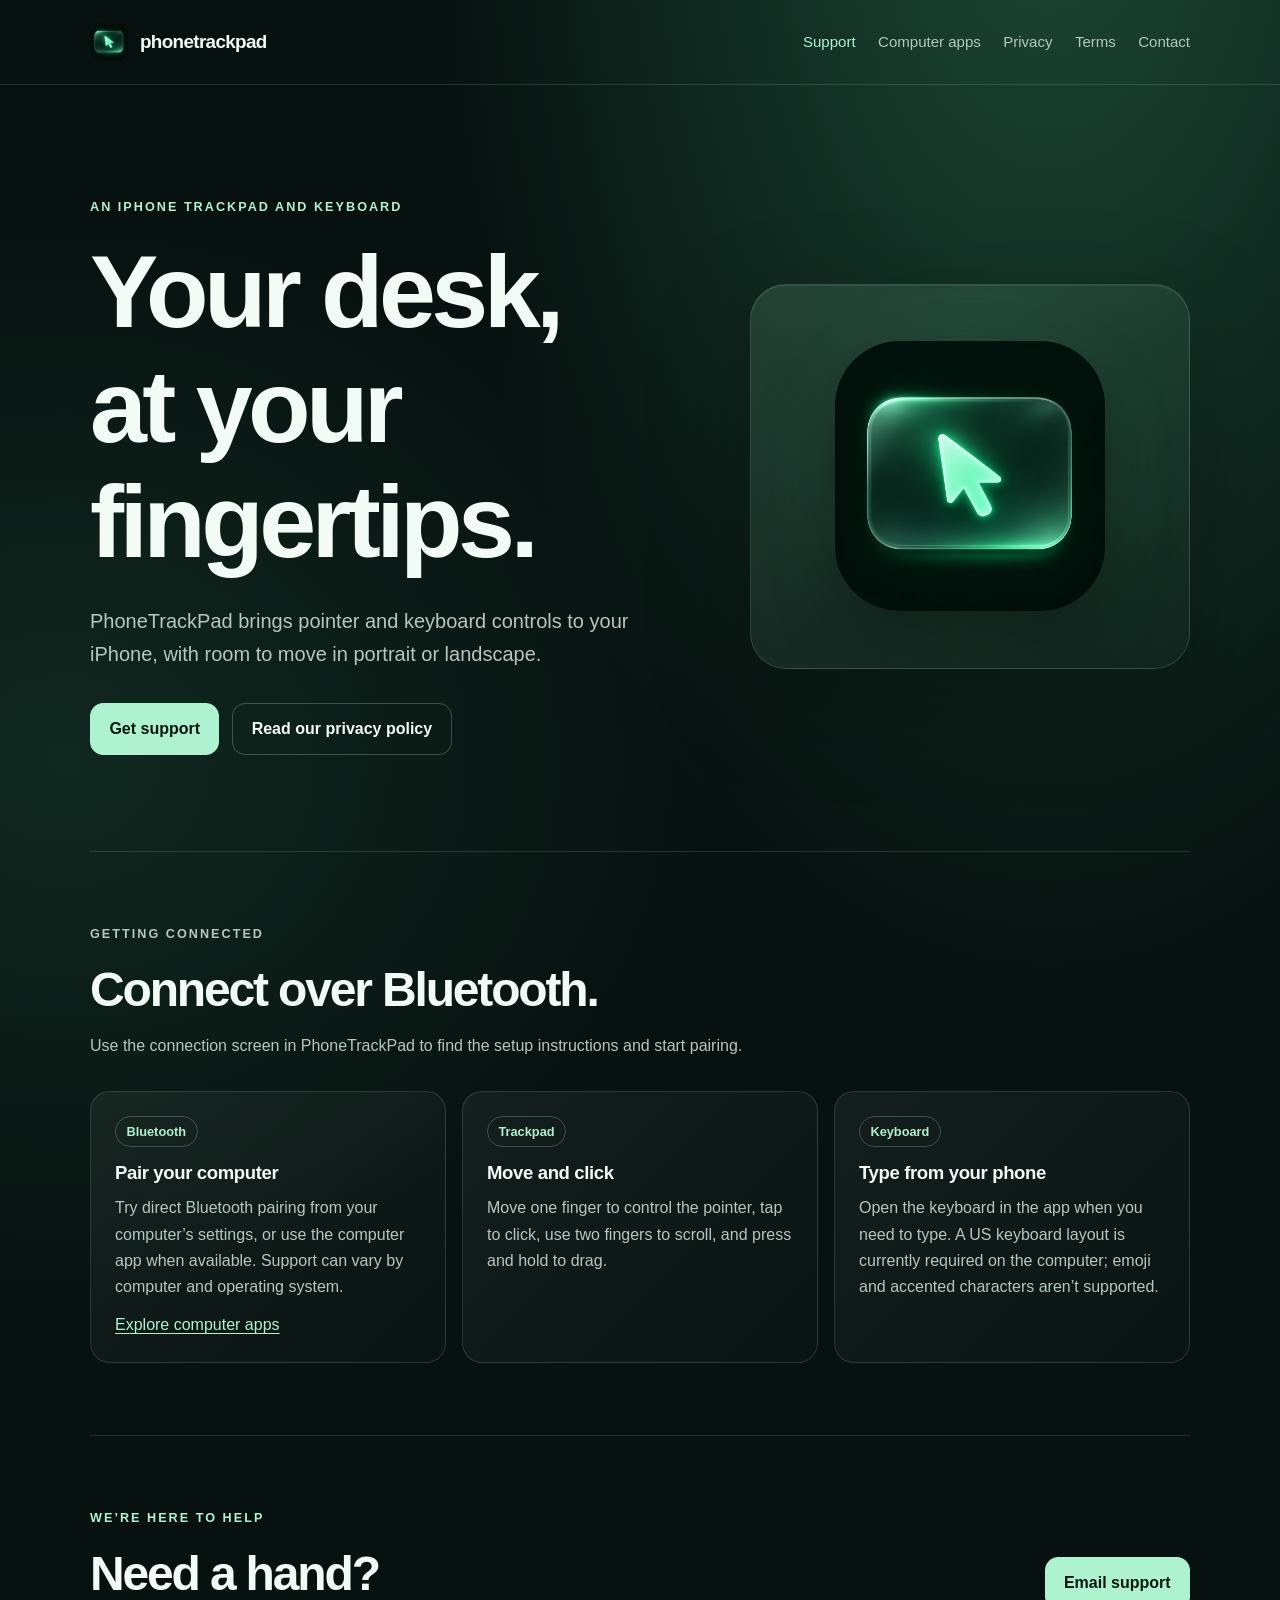
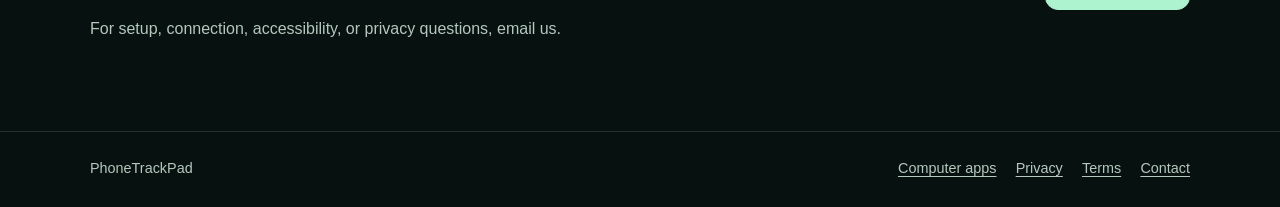
<file: index.html>
<!doctype html>
<html lang="en">
<head>
  <meta charset="utf-8">
  <meta name="viewport" content="width=device-width, initial-scale=1">
  <meta name="description" content="PhoneTrackPad support, connection help, and privacy information.">
  <meta name="theme-color" content="#07110f">
  <title>PhoneTrackPad — your desk, at your fingertips</title>
  <link rel="icon" type="image/png" href="assets/phonepad-plus-icon.png">
  <link rel="stylesheet" href="styles.css">
</head>
<body>
<a class="skip" href="#main">Skip to content</a>
<header class="site-header"><div class="wrap nav">
  <a class="brand" href="index.html"><img src="assets/phonepad-plus-icon.png" alt="" width="38" height="38">phonetrackpad</a>
  <nav class="nav-links" aria-label="Main navigation"><a href="index.html" aria-current="page">Support</a><a href="downloads.html">Computer apps</a><a href="privacy.html">Privacy</a><a href="terms.html">Terms</a><a href="mailto:theluckyclover@gmail.com">Contact</a></nav>
</div></header>
<main id="main"><div class="wrap">
  <section class="hero" aria-labelledby="hero-title">
    <div><p class="eyebrow">An iPhone trackpad and keyboard</p><h1 id="hero-title">Your desk, at your fingertips.</h1>
      <p class="lead">PhoneTrackPad brings pointer and keyboard controls to your iPhone, with room to move in portrait or landscape.</p>
      <div class="actions"><a class="button" href="#get-help">Get support</a><a class="button secondary" href="privacy.html">Read our privacy policy</a></div>
    </div>
    <div class="hero-visual"><img src="assets/phonepad-plus-icon.png" alt="PhoneTrackPad icon: a glowing pointer on a glass trackpad" width="270" height="270"></div>
  </section>
  <section class="section" aria-labelledby="connect-title"><div class="section-head"><p class="eyebrow">Getting connected</p><h2 id="connect-title">Connect over Bluetooth.</h2><p>Use the connection screen in PhoneTrackPad to find the setup instructions and start pairing.</p></div>
    <div class="grid">
      <article class="card"><span class="badge">Bluetooth</span><h3>Pair your computer</h3><p>Try direct Bluetooth pairing from your computer’s settings, or use the computer app when available. Support can vary by computer and operating system.</p><p><a href="downloads.html">Explore computer apps</a></p></article>
      <article class="card"><span class="badge">Trackpad</span><h3>Move and click</h3><p>Move one finger to control the pointer, tap to click, use two fingers to scroll, and press and hold to drag.</p></article>
      <article class="card"><span class="badge">Keyboard</span><h3>Type from your phone</h3><p>Open the keyboard in the app when you need to type. A US keyboard layout is currently required on the computer; emoji and accented characters aren’t supported.</p></article>
    </div>
  </section>
  <section class="section contact" id="get-help" aria-labelledby="help-title"><div><p class="eyebrow">We’re here to help</p><h2 id="help-title">Need a hand?</h2><p class="subtle">For setup, connection, accessibility, or privacy questions, email us.</p></div><a class="button" href="mailto:theluckyclover@gmail.com">Email support</a></section>
</div></main>
<footer><div class="wrap footer-inner"><span>PhoneTrackPad</span><nav class="footer-links" aria-label="Footer navigation"><a href="downloads.html">Computer apps</a><a href="privacy.html">Privacy</a><a href="terms.html">Terms</a><a href="mailto:theluckyclover@gmail.com">Contact</a></nav></div></footer>
</body></html>
</file>
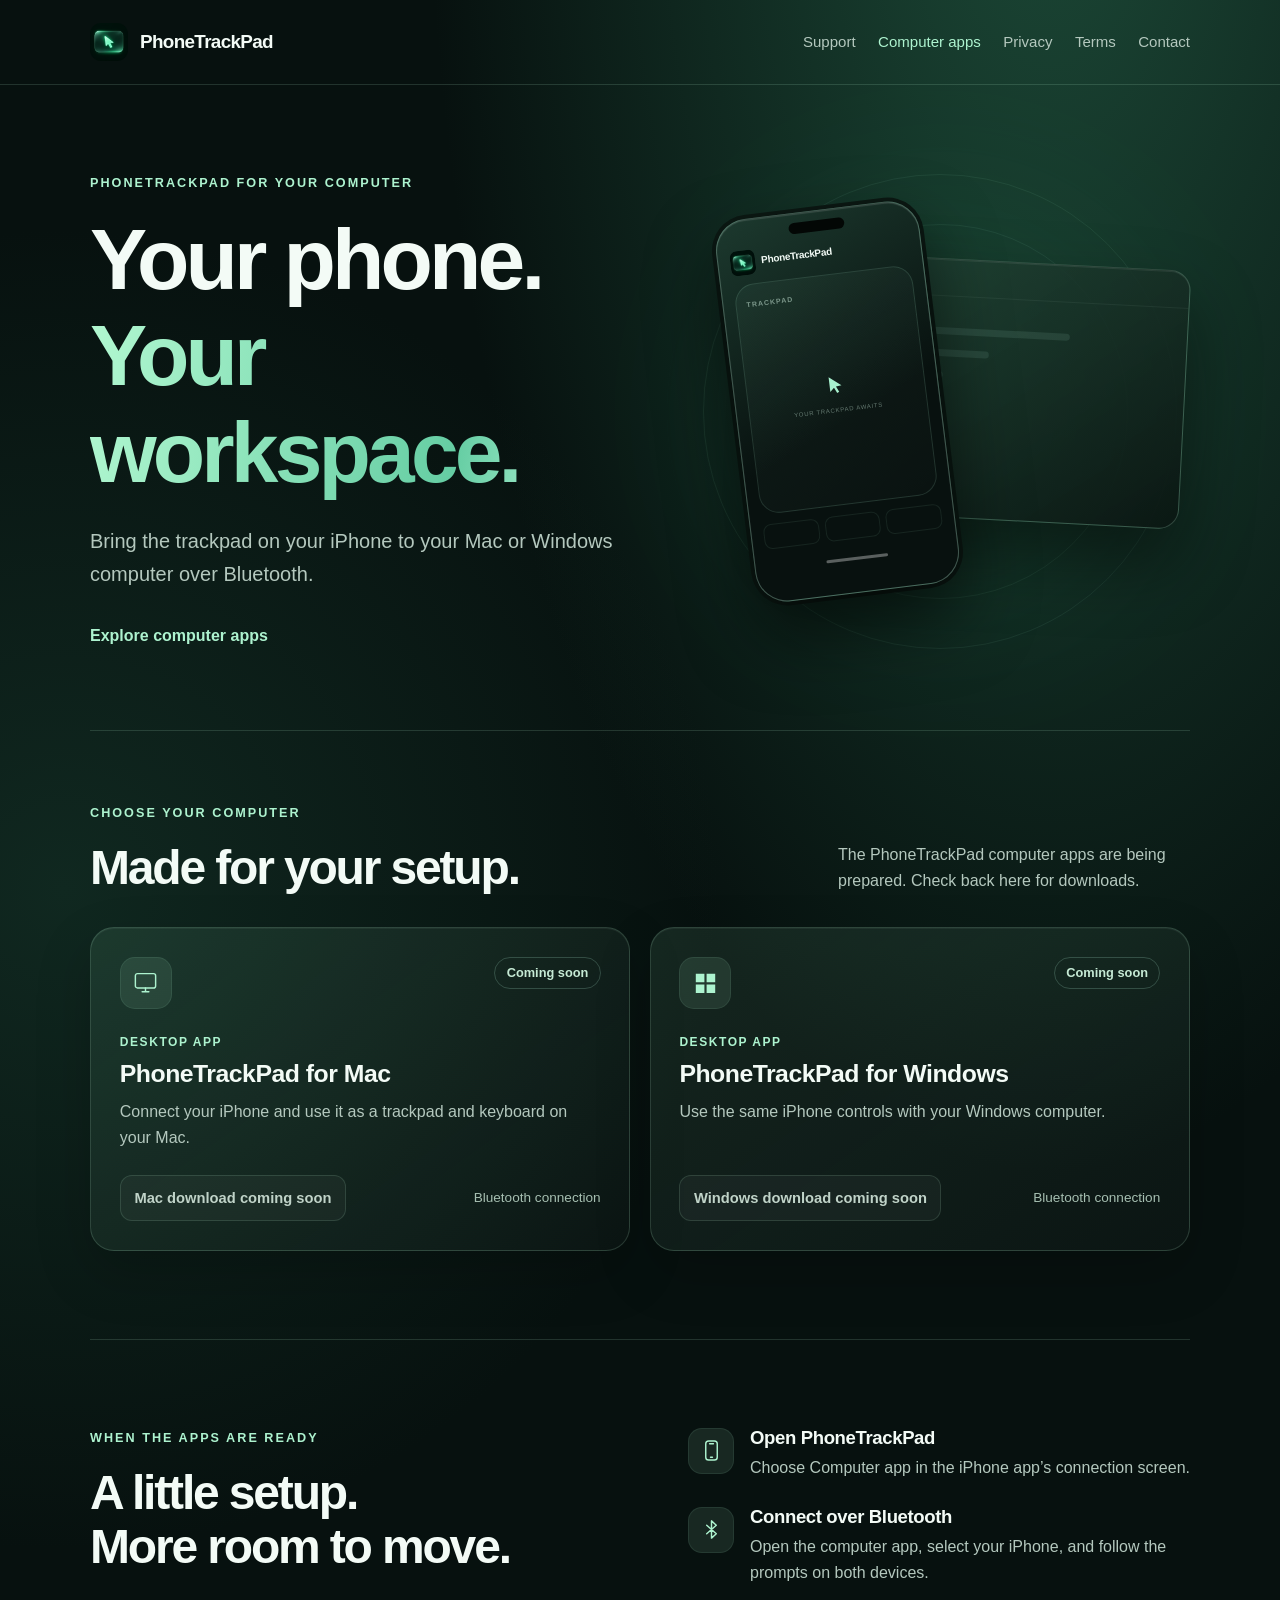
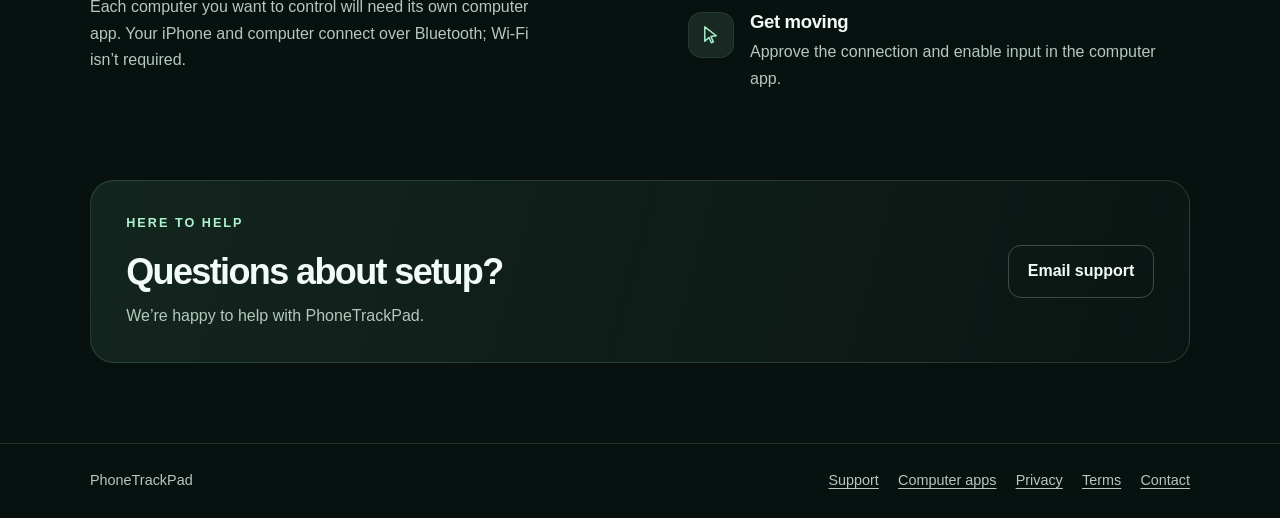
<file: downloads.html>
<!doctype html>
<html lang="en">
<head>
  <meta charset="utf-8">
  <meta name="viewport" content="width=device-width, initial-scale=1">
  <meta name="description" content="Computer apps for PhoneTrackPad, coming soon for Mac and Windows.">
  <meta name="theme-color" content="#07110f">
  <title>Computer apps — PhoneTrackPad</title>
  <link rel="icon" type="image/png" href="assets/phonepad-plus-icon.png">
  <link rel="stylesheet" href="styles.css">
  <link rel="stylesheet" href="downloads.css">
</head>
<body class="downloads-page">
<a class="skip" href="#main">Skip to content</a>
<header class="site-header"><div class="wrap nav">
  <a class="brand" href="index.html"><img src="assets/phonepad-plus-icon.png" alt="" width="38" height="38">PhoneTrackPad</a>
  <nav class="nav-links" aria-label="Main navigation"><a href="index.html">Support</a><a href="downloads.html" aria-current="page">Computer apps</a><a href="privacy.html">Privacy</a><a href="terms.html">Terms</a><a href="mailto:theluckyclover@gmail.com">Contact</a></nav>
</div></header>
<main id="main">
  <div class="wrap">
    <section class="downloads-hero" aria-labelledby="page-title">
      <div class="downloads-intro">
        <p class="eyebrow">PhoneTrackPad for your computer</p>
        <h1 id="page-title">Your phone. <span>Your workspace.</span></h1>
        <p class="lead">Bring the trackpad on your iPhone to your Mac or Windows computer over Bluetooth.</p>
        <a class="jump-link" href="#computer-apps">Explore computer apps</a>
      </div>
      <div class="workspace-visual" aria-hidden="true">
        <div class="workspace-orbit orbit-one"></div><div class="workspace-orbit orbit-two"></div>
        <div class="desktop-outline"><div class="desktop-top"><i></i><i></i><i></i></div><div class="desktop-line long"></div><div class="desktop-line"></div><div class="desktop-line short"></div></div>
        <div class="phone-outline"><div class="phone-island"></div><div class="phone-header"><img src="assets/phonepad-plus-icon.png" alt=""><b>PhoneTrackPad</b></div><div class="phone-pad"><span>TRACKPAD</span><svg viewBox="0 0 24 24" fill="currentColor"><path d="M5 2.5v16.2l4.5-4.1 2.8 6.1 2.3-1.1-2.8-6.1 6.1-.7L5 2.5z"/></svg><small>YOUR TRACKPAD AWAITS</small></div><div class="phone-controls"><i></i><i></i><i></i></div><div class="phone-home"></div></div>
      </div>
    </section>

    <section class="download-section" id="computer-apps" aria-labelledby="apps-title">
      <div class="download-section-heading"><div><p class="eyebrow">Choose your computer</p><h2 id="apps-title">Made for your setup.</h2></div><p>The PhoneTrackPad computer apps are being prepared. Check back here for downloads.</p></div>
      <div class="download-grid">
        <article class="download-card" aria-labelledby="mac-title">
          <div class="card-top"><div class="platform-icon" aria-hidden="true"><svg viewBox="0 0 32 32" fill="none"><rect x="4" y="5.5" width="24" height="17" rx="2.5" stroke="currentColor" stroke-width="1.7"/><path d="M12 27h8M16 22.5V27" stroke="currentColor" stroke-width="1.7" stroke-linecap="round"/></svg></div><span class="availability">Coming soon</span></div>
          <div><p class="platform-label">DESKTOP APP</p><h3 id="mac-title">PhoneTrackPad for Mac</h3><p>Connect your iPhone and use it as a trackpad and keyboard on your Mac.</p></div>
          <div class="card-bottom"><span class="download-disabled" aria-disabled="true">Mac download coming soon</span><span class="card-note">Bluetooth connection</span></div>
        </article>
        <article class="download-card" aria-labelledby="windows-title">
          <div class="card-top"><div class="platform-icon" aria-hidden="true"><svg viewBox="0 0 32 32" fill="currentColor"><path d="M4.5 5.5h10.2v10.2H4.5zm12.8 0h10.2v10.2H17.3zM4.5 18.3h10.2v10.2H4.5zm12.8 0h10.2v10.2H17.3z"/></svg></div><span class="availability">Coming soon</span></div>
          <div><p class="platform-label">DESKTOP APP</p><h3 id="windows-title">PhoneTrackPad for Windows</h3><p>Use the same iPhone controls with your Windows computer.</p></div>
          <div class="card-bottom"><span class="download-disabled" aria-disabled="true">Windows download coming soon</span><span class="card-note">Bluetooth connection</span></div>
        </article>
      </div>
    </section>

    <section class="download-guide" aria-labelledby="guide-title">
      <div class="guide-intro"><p class="eyebrow">When the apps are ready</p><h2 id="guide-title">A little setup.<br>More room to move.</h2><p>Each computer you want to control will need its own computer app. Your iPhone and computer connect over Bluetooth; Wi-Fi isn’t required.</p></div>
      <div class="guide-steps">
        <div class="guide-step"><div class="step-icon" aria-hidden="true"><svg viewBox="0 0 24 24" fill="none"><rect x="6" y="2" width="12" height="20" rx="3" stroke="currentColor" stroke-width="1.5"/><path d="M10 5h4M11 19h2" stroke="currentColor" stroke-width="1.5" stroke-linecap="round"/></svg></div><div><h3>Open PhoneTrackPad</h3><p>Choose Computer app in the iPhone app’s connection screen.</p></div></div>
        <div class="guide-step"><div class="step-icon" aria-hidden="true"><svg viewBox="0 0 24 24" fill="none"><path d="M12 3v18l5-4.5-10-9m0 9 10-9L12 3" stroke="currentColor" stroke-width="1.5" stroke-linecap="round" stroke-linejoin="round"/></svg></div><div><h3>Connect over Bluetooth</h3><p>Open the computer app, select your iPhone, and follow the prompts on both devices.</p></div></div>
        <div class="guide-step"><div class="step-icon" aria-hidden="true"><svg viewBox="0 0 24 24" fill="none"><path d="M5 3v15l4.3-4 2.6 5.6 2.1-1-2.6-5.6 5.6-.7L5 3z" stroke="currentColor" stroke-width="1.5" stroke-linejoin="round"/></svg></div><div><h3>Get moving</h3><p>Approve the connection and enable input in the computer app.</p></div></div>
      </div>
    </section>
    <section class="download-help" aria-labelledby="help-title"><div><p class="eyebrow">Here to help</p><h2 id="help-title">Questions about setup?</h2><p>We’re happy to help with PhoneTrackPad.</p></div><a class="button secondary" href="mailto:theluckyclover@gmail.com">Email support</a></section>
  </div>
</main>
<footer><div class="wrap footer-inner"><span>PhoneTrackPad</span><nav class="footer-links" aria-label="Footer navigation"><a href="index.html">Support</a><a href="downloads.html" aria-current="page">Computer apps</a><a href="privacy.html">Privacy</a><a href="terms.html">Terms</a><a href="mailto:theluckyclover@gmail.com">Contact</a></nav></div></footer>
</body>
</html>
</file>
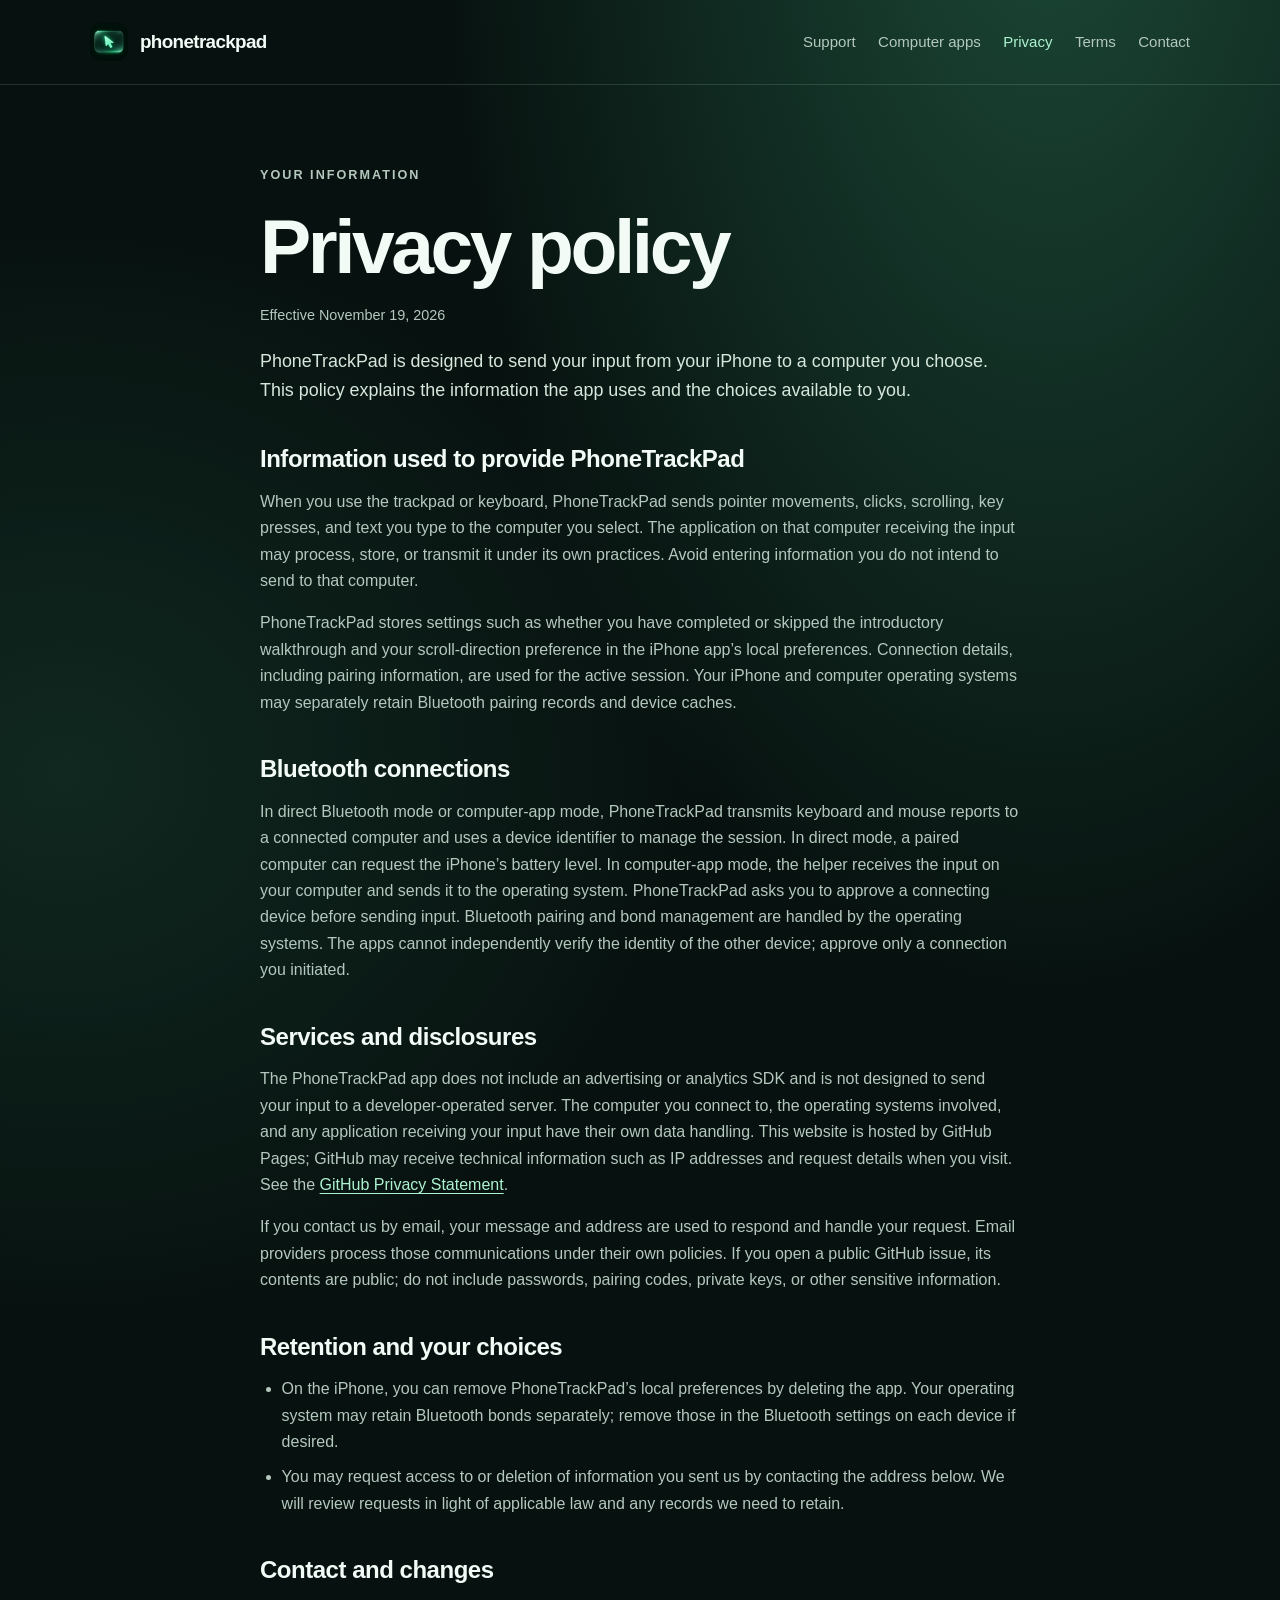
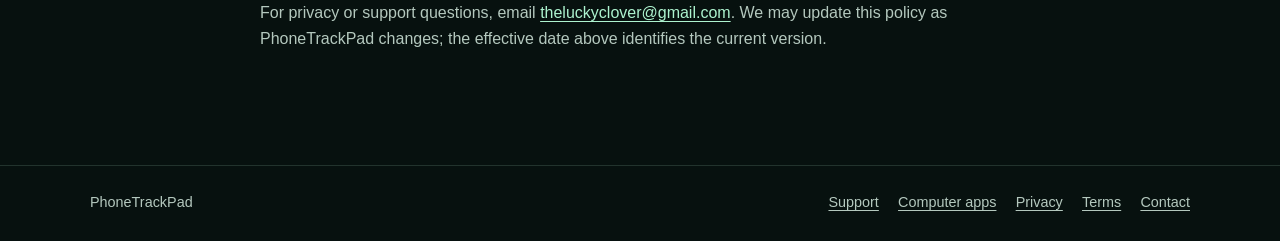
<file: privacy.html>
<!doctype html>
<html lang="en">
<head><meta charset="utf-8"><meta name="viewport" content="width=device-width, initial-scale=1"><meta name="description" content="How PhoneTrackPad handles connection information and input data."><meta name="theme-color" content="#07110f"><title>Privacy policy — PhoneTrackPad</title><link rel="icon" type="image/png" href="assets/phonepad-plus-icon.png"><link rel="stylesheet" href="styles.css"></head>
<body>
<a class="skip" href="#main">Skip to content</a>
<header class="site-header"><div class="wrap nav"><a class="brand" href="index.html"><img src="assets/phonepad-plus-icon.png" alt="" width="38" height="38">phonetrackpad</a><nav class="nav-links" aria-label="Main navigation"><a href="index.html">Support</a><a href="downloads.html">Computer apps</a><a href="privacy.html" aria-current="page">Privacy</a><a href="terms.html">Terms</a><a href="mailto:theluckyclover@gmail.com">Contact</a></nav></div></header>
<main id="main"><article class="wrap legal">
<p class="eyebrow">Your information</p><h1>Privacy policy</h1><p class="updated">Effective November 19, 2026</p>
<p class="intro">PhoneTrackPad is designed to send your input from your iPhone to a computer you choose. This policy explains the information the app uses and the choices available to you.</p>
<h2>Information used to provide PhoneTrackPad</h2>
<p>When you use the trackpad or keyboard, PhoneTrackPad sends pointer movements, clicks, scrolling, key presses, and text you type to the computer you select. The application on that computer receiving the input may process, store, or transmit it under its own practices. Avoid entering information you do not intend to send to that computer.</p>
<p>PhoneTrackPad stores settings such as whether you have completed or skipped the introductory walkthrough and your scroll-direction preference in the iPhone app’s local preferences. Connection details, including pairing information, are used for the active session. Your iPhone and computer operating systems may separately retain Bluetooth pairing records and device caches.</p>
<h2>Bluetooth connections</h2>
<p>In direct Bluetooth mode or computer-app mode, PhoneTrackPad transmits keyboard and mouse reports to a connected computer and uses a device identifier to manage the session. In direct mode, a paired computer can request the iPhone’s battery level. In computer-app mode, the helper receives the input on your computer and sends it to the operating system. PhoneTrackPad asks you to approve a connecting device before sending input. Bluetooth pairing and bond management are handled by the operating systems. The apps cannot independently verify the identity of the other device; approve only a connection you initiated.</p>
<h2>Services and disclosures</h2>
<p>The PhoneTrackPad app does not include an advertising or analytics SDK and is not designed to send your input to a developer-operated server. The computer you connect to, the operating systems involved, and any application receiving your input have their own data handling. This website is hosted by GitHub Pages; GitHub may receive technical information such as IP addresses and request details when you visit. See the <a href="https://docs.github.com/en/site-policy/privacy-policies/github-privacy-statement">GitHub Privacy Statement</a>.</p>
<p>If you contact us by email, your message and address are used to respond and handle your request. Email providers process those communications under their own policies. If you open a public GitHub issue, its contents are public; do not include passwords, pairing codes, private keys, or other sensitive information.</p>
<h2>Retention and your choices</h2>
<ul>
  <li>On the iPhone, you can remove PhoneTrackPad’s local preferences by deleting the app. Your operating system may retain Bluetooth bonds separately; remove those in the Bluetooth settings on each device if desired.</li>
  <li>You may request access to or deletion of information you sent us by contacting the address below. We will review requests in light of applicable law and any records we need to retain.</li>
</ul>
<h2>Contact and changes</h2>
<p>For privacy or support questions, email <a href="mailto:theluckyclover@gmail.com">theluckyclover@gmail.com</a>. We may update this policy as PhoneTrackPad changes; the effective date above identifies the current version.</p>
</article></main>
<footer><div class="wrap footer-inner"><span>PhoneTrackPad</span><nav class="footer-links" aria-label="Footer navigation"><a href="index.html">Support</a><a href="downloads.html">Computer apps</a><a href="privacy.html">Privacy</a><a href="terms.html">Terms</a><a href="mailto:theluckyclover@gmail.com">Contact</a></nav></div></footer>
</body></html>
</file>
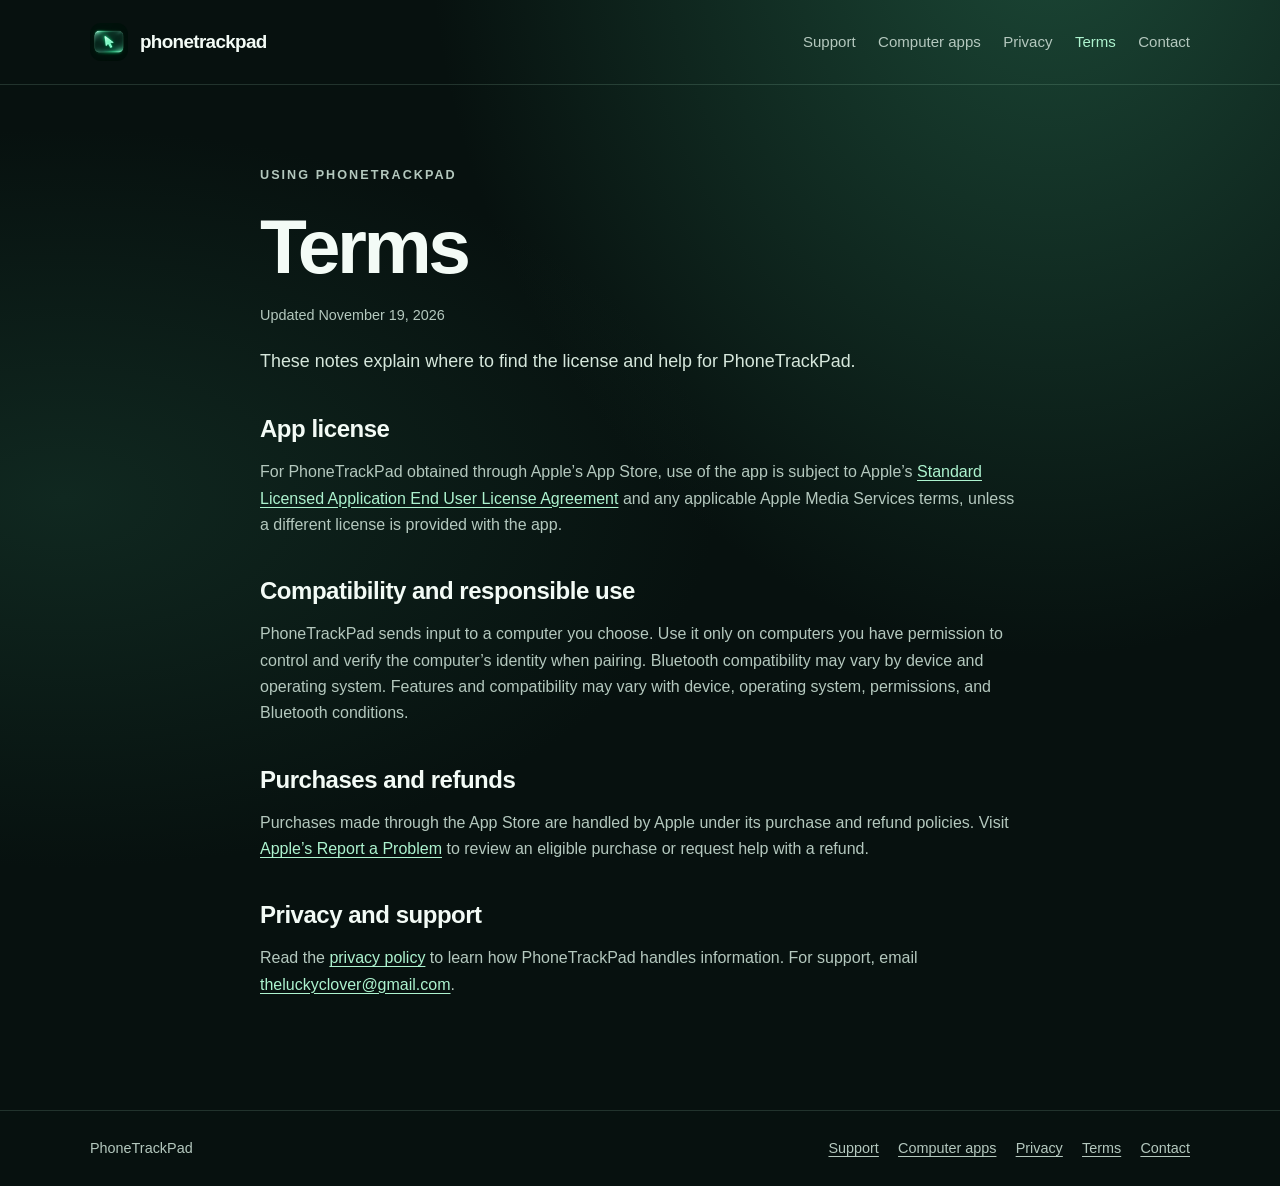
<file: terms.html>
<!doctype html>
<html lang="en">
<head><meta charset="utf-8"><meta name="viewport" content="width=device-width, initial-scale=1"><meta name="description" content="PhoneTrackPad terms and App Store license information."><meta name="theme-color" content="#07110f"><title>Terms — PhoneTrackPad</title><link rel="icon" type="image/png" href="assets/phonepad-plus-icon.png"><link rel="stylesheet" href="styles.css"></head>
<body>
<a class="skip" href="#main">Skip to content</a>
<header class="site-header"><div class="wrap nav"><a class="brand" href="index.html"><img src="assets/phonepad-plus-icon.png" alt="" width="38" height="38">phonetrackpad</a><nav class="nav-links" aria-label="Main navigation"><a href="index.html">Support</a><a href="downloads.html">Computer apps</a><a href="privacy.html">Privacy</a><a href="terms.html" aria-current="page">Terms</a><a href="mailto:theluckyclover@gmail.com">Contact</a></nav></div></header>
<main id="main"><article class="wrap legal">
<p class="eyebrow">Using PhoneTrackPad</p><h1>Terms</h1><p class="updated">Updated November 19, 2026</p>
<p class="intro">These notes explain where to find the license and help for PhoneTrackPad.</p>
<h2>App license</h2>
<p>For PhoneTrackPad obtained through Apple’s App Store, use of the app is subject to Apple’s <a href="https://www.apple.com/legal/internet-services/itunes/dev/stdeula/">Standard Licensed Application End User License Agreement</a> and any applicable Apple Media Services terms, unless a different license is provided with the app.</p>
<h2>Compatibility and responsible use</h2>
<p>PhoneTrackPad sends input to a computer you choose. Use it only on computers you have permission to control and verify the computer’s identity when pairing. Bluetooth compatibility may vary by device and operating system. Features and compatibility may vary with device, operating system, permissions, and Bluetooth conditions.</p>
<h2>Purchases and refunds</h2>
<p>Purchases made through the App Store are handled by Apple under its purchase and refund policies. Visit <a href="https://reportaproblem.apple.com/">Apple’s Report a Problem</a> to review an eligible purchase or request help with a refund.</p>
<h2>Privacy and support</h2>
<p>Read the <a href="privacy.html">privacy policy</a> to learn how PhoneTrackPad handles information. For support, email <a href="mailto:theluckyclover@gmail.com">theluckyclover@gmail.com</a>.</p>
</article></main>
<footer><div class="wrap footer-inner"><span>PhoneTrackPad</span><nav class="footer-links" aria-label="Footer navigation"><a href="index.html">Support</a><a href="downloads.html">Computer apps</a><a href="privacy.html">Privacy</a><a href="terms.html">Terms</a><a href="mailto:theluckyclover@gmail.com">Contact</a></nav></div></footer>
</body></html>
</file>
<file: styles.css>
:root{color-scheme:dark;--bg:#07110f;--panel:#10201c;--panel2:#142a23;--text:#f3fbf6;--muted:#b4c8be;--accent:#adf3cf;--line:rgba(190,245,214,.15);--max:1100px;font-family:ui-sans-serif,-apple-system,BlinkMacSystemFont,"Segoe UI",sans-serif}*{box-sizing:border-box}html{scroll-behavior:smooth}body{margin:0;background:radial-gradient(ellipse at 82% -10%,#1c4937 0,transparent 42%),radial-gradient(ellipse at 5% 42%,#102820 0,transparent 38%),var(--bg);color:var(--text);line-height:1.65}a{color:var(--accent);text-underline-offset:.2em}a:hover{text-decoration-thickness:2px}a:focus-visible{outline:3px solid var(--accent);outline-offset:4px;border-radius:3px}.skip{position:absolute;top:-4rem;left:1rem;background:var(--accent);color:#06120c;padding:.6rem 1rem;z-index:5}.skip:focus{top:1rem}.wrap{width:min(var(--max),calc(100% - 3rem));margin:auto}.site-header{border-bottom:1px solid var(--line)}.nav{min-height:84px;display:flex;align-items:center;justify-content:space-between;gap:1.5rem}.brand{display:inline-flex;align-items:center;gap:.75rem;text-decoration:none;color:var(--text);font-size:1.18rem;font-weight:750;letter-spacing:-.035em}.brand img{width:38px;height:38px;border-radius:11px}.nav-links{display:flex;align-items:center;gap:1.4rem;flex-wrap:wrap}.nav-links a{font-size:.94rem;color:var(--muted);text-decoration:none}.nav-links a:hover,.nav-links a[aria-current=page]{color:var(--accent)}main{min-height:65vh}.hero{display:grid;grid-template-columns:1.15fr .85fr;gap:4rem;align-items:center;padding:7rem 0 6rem}.eyebrow{color:var(--accent);font-size:.79rem;font-weight:750;letter-spacing:.16em;text-transform:uppercase;margin:0 0 1.1rem}h1,h2,h3{line-height:1.12;letter-spacing:-.045em;margin:0}h1{font-size:clamp(3.4rem,8vw,6.6rem);max-width:10ch;font-weight:750}h2{font-size:clamp(2rem,4vw,3rem)}h3{font-size:1.16rem;letter-spacing:-.02em}.lead{font-size:clamp(1.05rem,1.8vw,1.25rem);color:var(--muted);max-width:39rem;margin:1.6rem 0 2rem}.button{display:inline-flex;justify-content:center;align-items:center;min-height:48px;padding:.75rem 1.15rem;border-radius:13px;text-decoration:none;font-weight:700;background:var(--accent);color:#07150e;border:1px solid var(--accent)}.button.secondary{background:transparent;color:var(--text);border-color:rgba(200,255,222,.24)}.actions{display:flex;gap:.8rem;flex-wrap:wrap}.hero-visual{position:relative;min-height:385px;display:grid;place-items:center;border:1px solid var(--line);border-radius:36px;background:linear-gradient(140deg,rgba(173,243,207,.13),rgba(173,243,207,.025));box-shadow:0 30px 100px rgba(0,0,0,.25),inset 0 1px 0 rgba(255,255,255,.08);overflow:hidden}.hero-visual:before{content:"";position:absolute;width:240px;height:240px;border-radius:50%;background:rgba(58,233,151,.14);filter:blur(55px)}.hero-visual img{position:relative;width:min(62%,270px);aspect-ratio:1;border-radius:24%;box-shadow:0 28px 60px rgba(0,0,0,.35)}.section{padding:4.5rem 0;border-top:1px solid var(--line)}.section-head{max-width:700px;margin-bottom:2rem}.section-head p,.subtle{color:var(--muted)}.grid{display:grid;grid-template-columns:repeat(3,1fr);gap:1rem}.card{padding:1.5rem;border:1px solid var(--line);border-radius:20px;background:linear-gradient(135deg,rgba(255,255,255,.055),rgba(255,255,255,.015))}.card p{color:var(--muted);margin:.7rem 0 0}.badge{display:inline-block;border:1px solid rgba(173,243,207,.25);border-radius:999px;color:var(--accent);font-size:.8rem;font-weight:700;padding:.25rem .65rem;margin-bottom:1rem}.contact{display:flex;justify-content:space-between;align-items:center;gap:2rem}.legal{max-width:760px;padding:5rem 0 6rem}.legal h1{font-size:clamp(2.8rem,6vw,4.8rem);max-width:none}.legal h2{font-size:1.5rem;margin:2.5rem 0 .7rem;letter-spacing:-.02em}.legal p,.legal li{color:var(--muted)}.legal ul{padding-left:1.35rem}.legal li+li{margin-top:.55rem}.legal .intro{font-size:1.12rem;margin:1.2rem 0;color:#d6e7dc}.legal .updated{color:var(--muted);font-size:.9rem}footer{border-top:1px solid var(--line);padding:1.6rem 0;color:var(--muted);font-size:.9rem}.footer-inner{display:flex;justify-content:space-between;align-items:center;gap:1.2rem;flex-wrap:wrap}.footer-links{display:flex;gap:1.2rem;flex-wrap:wrap}.footer-links a{color:var(--muted)}@media(max-width:750px){.wrap{width:min(var(--max),calc(100% - 2rem))}.nav{padding:1rem 0;align-items:flex-start;flex-direction:column;gap:.8rem}.nav-links{gap:1rem}.hero{grid-template-columns:1fr;gap:2.5rem;padding:4.5rem 0 4rem}.hero-visual{min-height:300px}.grid{grid-template-columns:1fr}.section{padding:3.5rem 0}.contact{align-items:flex-start;flex-direction:column}.legal{padding:3.5rem 0 4.5rem}}@media(prefers-reduced-motion:reduce){html{scroll-behavior:auto}}
</file>
<file: downloads.css>
.downloads-page { overflow-x: clip; }
.downloads-hero { min-height: 620px; padding: 5.5rem 0 5rem; display: grid; grid-template-columns: 1.05fr .95fr; align-items: center; gap: 3rem; }
.downloads-intro h1 { max-width: 11ch; font-size: clamp(3.4rem, 6.7vw, 6.25rem); }
.downloads-intro h1 span { display: block; background: linear-gradient(100deg, #b2f8d1, #65cda3 70%, #c3fbe1); color: transparent; -webkit-background-clip: text; background-clip: text; }
.downloads-intro .lead { max-width: 34rem; }
.jump-link { display: inline-flex; gap: .7rem; align-items: center; color: var(--accent); font-weight: 700; text-decoration: none; }
.workspace-visual { height: 470px; position: relative; display: grid; place-items: center; isolation: isolate; }
.workspace-visual::before { content: ""; position: absolute; width: 75%; aspect-ratio: 1; border-radius: 50%; background: #3bb27b; filter: blur(95px); opacity: .15; z-index: -1; }
.workspace-orbit { position: absolute; border: 1px solid rgba(175,245,207,.07); border-radius: 50%; }
.orbit-one { width: 95%; aspect-ratio: 1; }.orbit-two { width: 75%; aspect-ratio: 1; }
.desktop-outline { position: absolute; width: 76%; height: 55%; top: 18%; right: 1%; border-radius: 20px; border: 1px solid rgba(192,255,223,.2); background: linear-gradient(145deg, rgba(36,73,57,.82), rgba(11,23,19,.96)); box-shadow: 0 35px 70px #0007, inset 0 1px #ffffff14; transform: rotate(3deg); overflow: hidden; }
.desktop-top { height: 37px; display: flex; align-items: center; gap: 5px; padding: 0 13px; border-bottom: 1px solid #d6ffe20f; }.desktop-top i { width: 5px; height: 5px; background: #9adab466; border-radius: 50%; }
.desktop-line { height: 7px; width: 38%; margin: 15px 0 0 10%; border-radius: 8px; background: #abedd31a; }.desktop-line.long { width: 59%; margin-top: 31px; }.desktop-line.short { width: 26%; }
.phone-outline { width: 205px; height: 385px; position: absolute; left: 9%; top: 7%; padding: 20px 12px 10px; border: 1px solid #c7ffe74a; border-radius: 32px; background: linear-gradient(155deg, #1c392e, #08110f 55%); box-shadow: 0 34px 70px #0009, 0 0 0 4px #0b1813, inset 0 1px 1px #ffffff24; transform: rotate(-7deg); }
.phone-island { position: absolute; top: 9px; left: 50%; width: 56px; height: 11px; transform: translateX(-50%); background: #030705; border-radius: 20px; }.phone-header { height: 44px; display: flex; gap: 6px; align-items: center; font-size: 10px; letter-spacing: -.03em; }.phone-header img { width: 25px; height: 25px; border-radius: 7px; }.phone-pad { height: 231px; padding: 14px 10px; border: 1px solid #baffdb20; border-radius: 20px; background: linear-gradient(145deg,#a6f4d00d,#ffffff03); display: flex; flex-direction: column; align-items: center; }.phone-pad span { color: #b8d6c89c; align-self: start; font-size: 7px; font-weight: 700; letter-spacing: .15em; }.phone-pad svg { width: 22px; color: #a7f1ce; margin: auto 0 10px; }.phone-pad small { color: #b8d6c880; font-size: 6px; letter-spacing: .12em; margin-bottom: auto; }.phone-controls { display: flex; gap: 6px; margin-top: 10px; }.phone-controls i { height: 25px; flex: 1; border: 1px solid #baffdb15; border-radius: 8px; }.phone-home { width: 62px; height: 3px; background: #ffffff55; border-radius: 5px; margin: 18px auto 0; }
.download-section { padding: 4.5rem 0 5.5rem; border-top: 1px solid var(--line); }.download-section-heading { display: flex; justify-content: space-between; align-items: end; gap: 2rem; margin-bottom: 2rem; }.download-section-heading > p { max-width: 22rem; color: var(--muted); margin: 0; }.download-grid { display: grid; grid-template-columns: repeat(2,minmax(0,1fr)); gap: 1.2rem; }
.download-card { min-height: 315px; display: flex; flex-direction: column; gap: 1.5rem; padding: 1.8rem; border: 1px solid rgba(190,245,214,.17); border-radius: 24px; background: linear-gradient(145deg,rgba(140,220,175,.105),rgba(255,255,255,.018)); box-shadow: inset 0 1px 0 #ffffff0d, 0 22px 55px #0003; }.card-top { display: flex; justify-content: space-between; align-items: flex-start; gap: 1rem; }.platform-icon,.step-icon { width: 52px; height: 52px; display: grid; place-items: center; flex: none; border-radius: 15px; color: var(--accent); background: rgba(172,242,206,.1); border: 1px solid rgba(172,242,206,.09); }.platform-icon svg { width: 27px; height: 27px; }.availability { padding: .3rem .7rem; border: 1px solid #b4eed635; color: #c6ead5; border-radius: 999px; font-size: .8rem; font-weight: 700; }.platform-label { color: var(--accent) !important; font-size: .75rem !important; font-weight: 750; letter-spacing: .13em; margin: 0 0 .5rem !important; }.download-card h3 { font-size: 1.55rem; }.download-card p { color: var(--muted); margin: .65rem 0 0; }.card-bottom { margin-top: auto; display: flex; align-items: center; justify-content: space-between; flex-wrap: wrap; gap: .6rem; }.download-disabled { display: inline-flex; align-items: center; min-height: 45px; border: 1px solid #b7edce24; border-radius: 12px; padding: .6rem .85rem; color: #c0d3c8; background: #ffffff09; font-size: .92rem; font-weight: 650; }.card-note { color: #a6bfb1; font-size: .85rem; }
.download-guide { display: grid; grid-template-columns: 1fr 1fr; gap: 6rem; padding: 5.5rem 0; border-top: 1px solid var(--line); }.guide-intro > p:last-child { max-width: 28rem; color: var(--muted); margin-top: 1.3rem; }.guide-steps { display: grid; gap: 1.6rem; }.guide-step { display: flex; gap: 1rem; align-items: flex-start; }.step-icon { width: 46px; height: 46px; border-radius: 14px; }.step-icon svg { width: 23px; height: 23px; }.guide-step h3 { margin: 0 0 .4rem; }.guide-step p { color: var(--muted); margin: 0; }.download-help { display: flex; justify-content: space-between; align-items: center; gap: 2rem; padding: 2rem 2.2rem; margin-bottom: 5rem; border-radius: 24px; border: 1px solid var(--line); background: linear-gradient(105deg,rgba(124,222,166,.1),rgba(255,255,255,.02)); }.download-help h2 { font-size: clamp(1.65rem,3vw,2.25rem); }.download-help p:last-child { margin: .7rem 0 0; color: var(--muted); }
@media (max-width: 750px) { .downloads-hero { min-height: 0; grid-template-columns: 1fr; gap: 0; padding: 4rem 0 3rem; }.downloads-intro h1 { font-size: clamp(3.3rem, 12vw, 4.6rem); }.workspace-visual { height: 380px; max-width: 480px; width: 100%; margin: 2rem auto 0; }.phone-outline { transform: rotate(-7deg) scale(.83); transform-origin: center; top: 0; }.desktop-outline { height: 58%; }.download-section { padding: 3.5rem 0; }.download-section-heading { align-items: start; flex-direction: column; gap: 1rem; }.download-grid { grid-template-columns: 1fr; }.download-card { min-height: 290px; }.download-guide { grid-template-columns: 1fr; gap: 2rem; padding: 3.5rem 0; }.download-help { align-items: start; flex-direction: column; padding: 1.5rem; margin-bottom: 3.5rem; } }
@media (prefers-reduced-motion: reduce) { .downloads-page * { scroll-behavior: auto; } }
</file>
